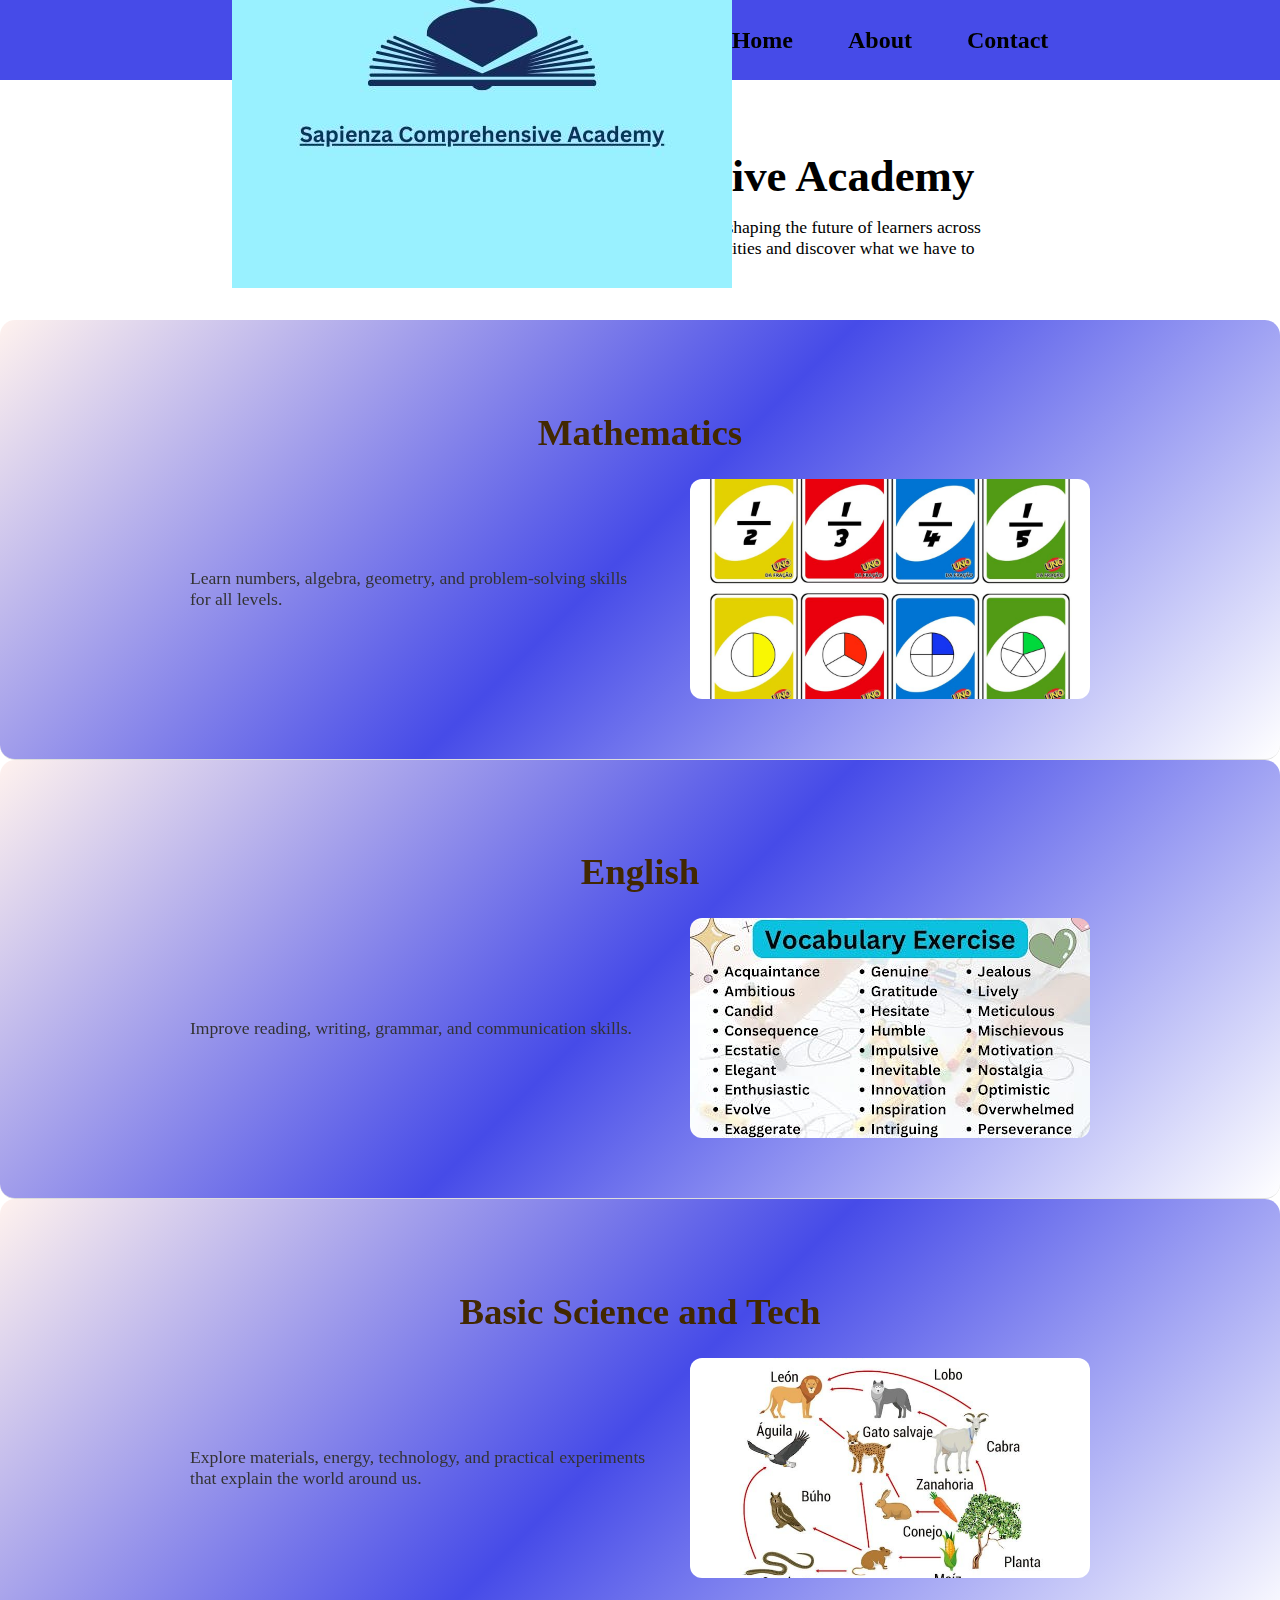
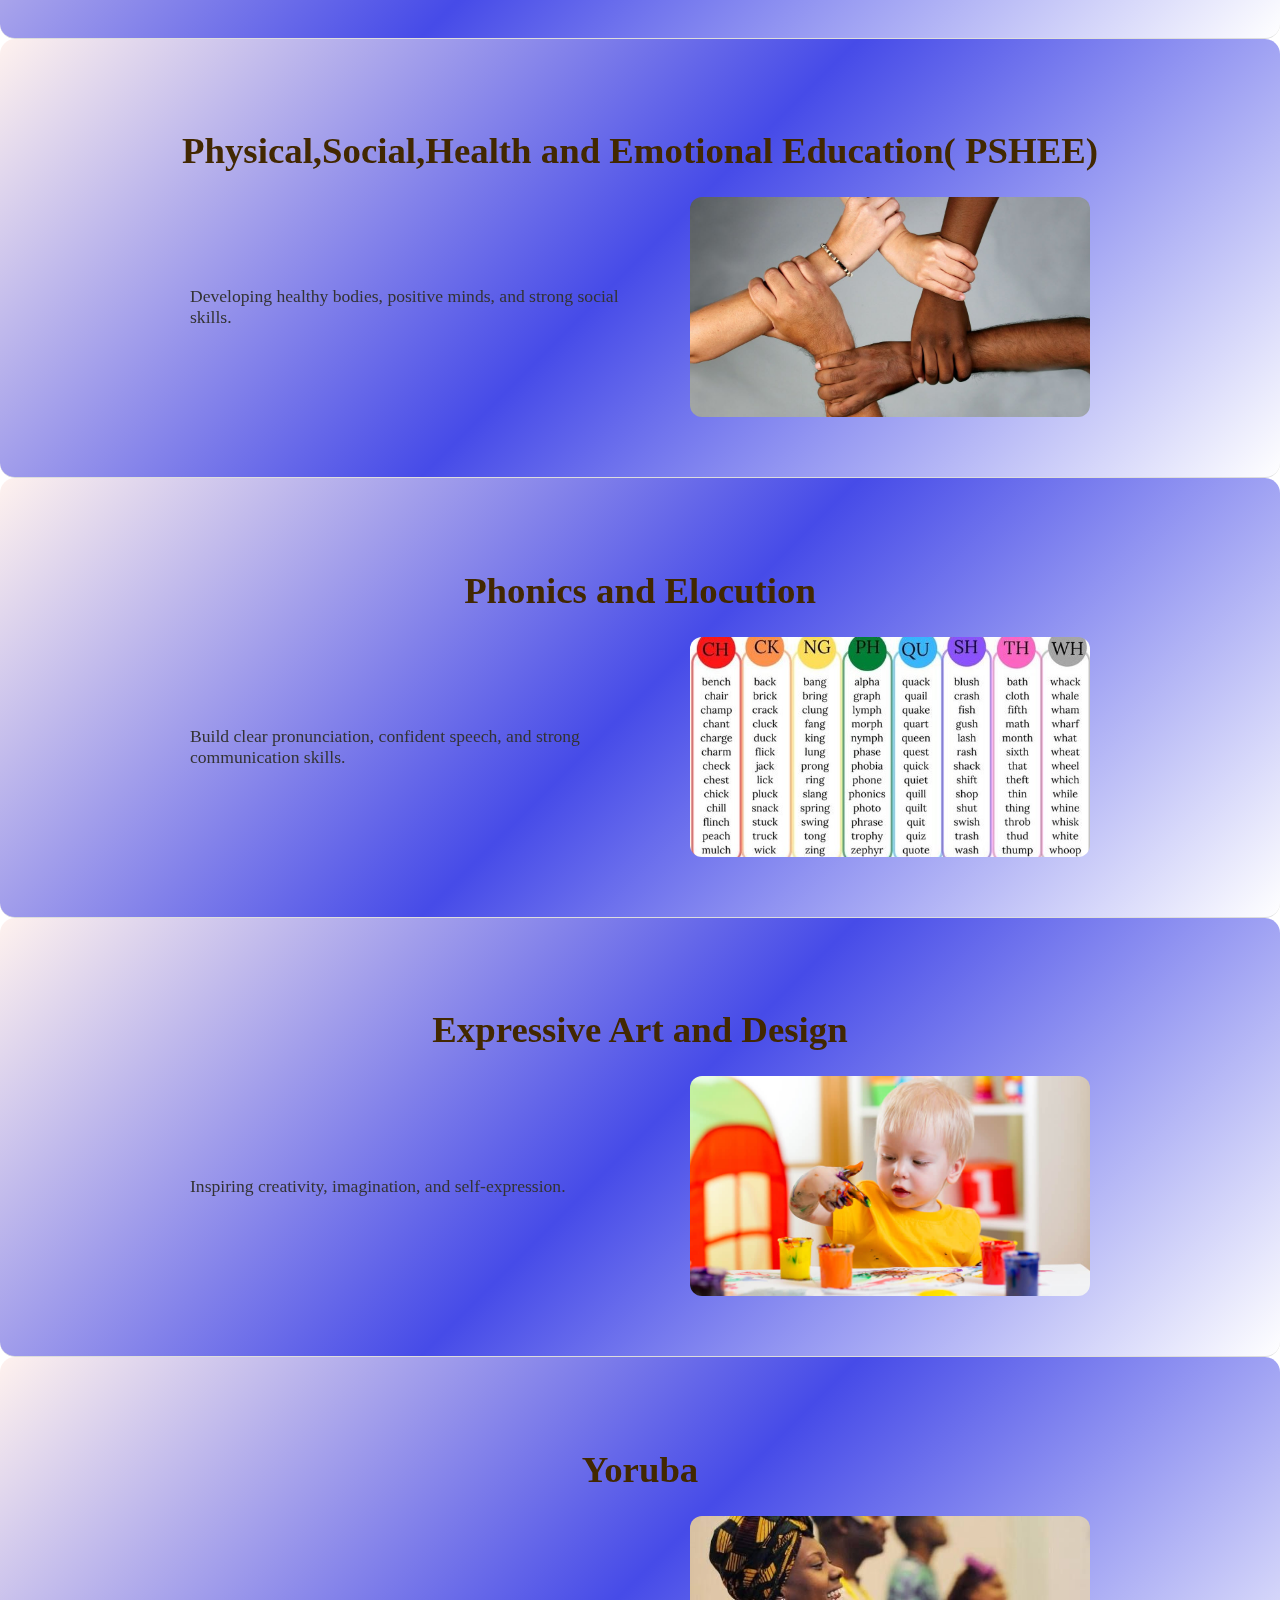
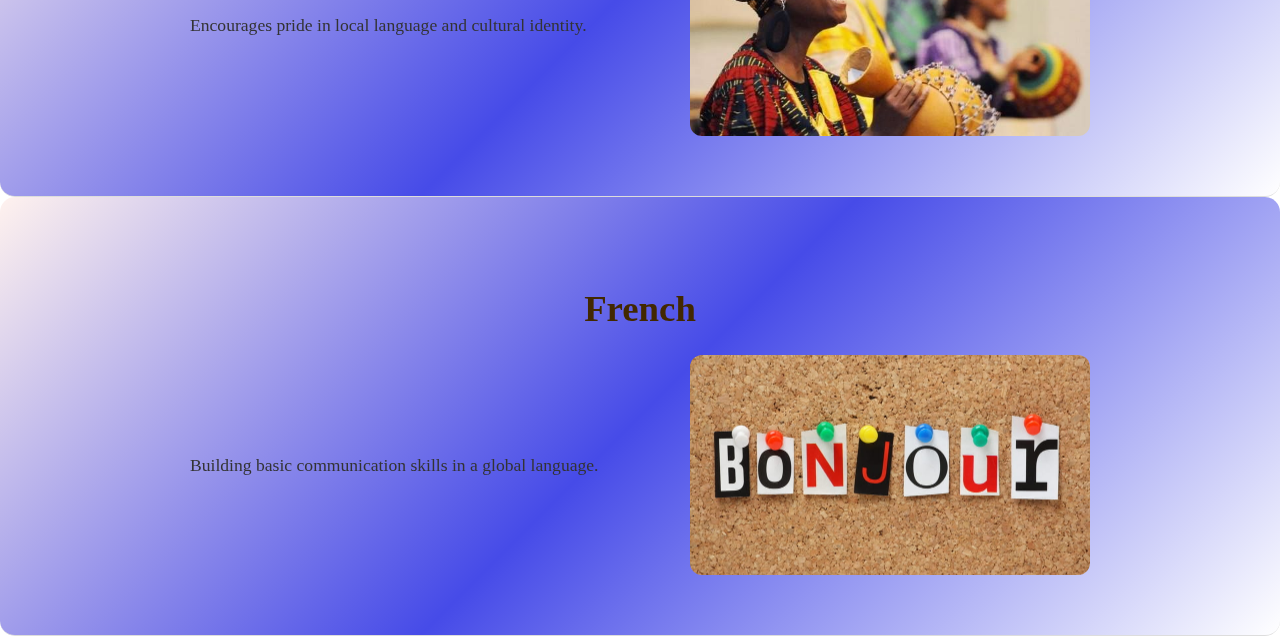
<file: index.html>
<!DOCTYPE html>
<html lang="en">

<head>
  <meta charset="UTF-8">
  <meta name="viewport" content="width=device-width, initial-scale=1.0">
  <title> Sapienza Comprehensive Academy</title>
  <link rel="stylesheet" href="style.css">
  <link rel="icon" type="image/png" href="images/logo.jpg">

</head>

<body>
  <nav class="navbar">

        <div class="logo">
            <img src="images/logo.jpg" alt="Logo">
        </div>
    <ul>
      <li><a href="#">Home</a></li>
      <li><a href="about.html">About</a></li>
      <li><a href="contact.html">Contact</a></li>
    </ul>
  </nav>

  <section class="intro">
    <h1>Sapienza Comprehensive Academy</h1>

    <p class="description">
      At Sapienza Comprehensive Academy, we are committed to shaping the future of learners across elementary,
      middle, and high school levels Explore our activities and discover what we have to offer!.
    </p>
  </section>

  <!-- MATHEMATICS SECTION -->
  <section class="subject-section">
    <h2>Mathematics</h2>

    <div class="subject-content">
      <p>Learn numbers, algebra, geometry, and problem-solving skills for all levels.</p>

      <div class="slideshow">
        <img src="images/math.jpg" class="slide active">
        <img src="images/math2.jpg" class="slide">
        <img src="images/math-3.jpg" class="slide">
        <img src="images/math-4.jpg" class="slide">
        <img src="images/math5.jpg" class="slide">
      </div>
    </div>
  </section>

  <!-- ENGLISH SECTION -->
  <section class="subject-section">
    <h2>English </h2>

    <div class="subject-content">
      <p>Improve reading, writing, grammar, and communication skills.</p>

      <div class="slideshow">
        <img src="images/english-5.jpg" class="slide active">
        <img src="images/english-4.jpg" class="slide">
        <img src="images/english-3.jpg" class="slide">
        <img src="images/english-2.jpg" class="slide">
        <img src="images/english.jpg" class="slide">
      </div>
    </div>
  </section>
  <!-- SCIENCE SECTION -->
  <section class="subject-section">
    <h2>Basic Science and Tech </h2>

    <div class="subject-content">
      <p>
        Explore materials, energy, technology, and practical experiments that explain the world around us.
      </p>

      <div class="slideshow">
        <img src="images/science-1.jpg" class="slide active">
        <img src="images/science-2.jpg" class="slide">
        <img src="images/science-3.jpg" class="slide">
        <img src="images/science-4.jpg" class="slide">
        <img src="images/science-5.jpg" class="slide">
      </div>
    </div>
  </section>

  <!-- CREATIVE SUBJECTS SECTION -->
  <section class="subject-section">
    <h2>Physical,Social,Health and Emotional Education( PSHEE)</h2>

    <div class="subject-content">
      <p> 
        Developing healthy bodies, positive minds, and strong social skills.
      </p>

      <div class="slideshow">
        <img src="images/creative.jpg" class="slide active">
        <img src="images/creative-2.jpg" class="slide">
        <img src="images/creative-3.jpg" class="slide">
        <img src="images/creative-4.jpg" class="slide">
        <img src="images/creative-5.jpg" class="slide">
      </div>
    </div>
  </section>

  <!-- RELIGIOUS STUDIES SECTION -->
  <section class="subject-section">
    <h2>
      Phonics and Elocution</h2>
    <div class="subject-content">
      <p> 
       Build clear pronunciation, confident speech, and strong communication skills.
      </p>

      <div class="slideshow">
        <img src="images/phonics.jpg" class="slide active">
        <img src="images/phonics-2.png" class="slide">
        <img src="images/phonics-5.jpg" class="slide">
        <img src="images/phonics-4.jpg" class="slide">
        <img src="images/phonics-3.jpg" class="slide">
      </div>
    </div>
  </section>

  <section class="subject-section">
    <h2>
    Expressive Art and Design</h2>
    <div class="subject-content">
      <p>  
        Inspiring creativity, imagination, and self-expression.
      </p>

      <div class="slideshow">
        <img src="images/art.jpg" class="slide active">
        <img src="images/art-2.jpg" class="slide">
        <img src="images/art-4.jpg" class="slide">
        <img src="images/art-3.jpg" class="slide">
        <img src="images/art-5.jpg" class="slide">
      </div>
    </div>
  </section>

   <section class="subject-section">
    <h2>
    Yoruba</h2>
    <div class="subject-content">
      <p> 
        Encourages pride in local language and cultural identity.
      </p>

      <div class="slideshow">
        <img src="images/yoruba.jpg" class="slide active">
        <img src="images/yoruba-2.jpg" class="slide">
        <img src="images/yoruba-3.jpg" class="slide">
        <img src="images/yoruba-4.jpg" class="slide">
        <img src="images/yoruba-5.jpg" class="slide">
      </div>
    </div>
  </section>
   

  
   <section class="subject-section">
    <h2>
    French</h2>
    <div class="subject-content">
      <p> 
       Building basic communication skills in a global language.
      </p>

      <div class="slideshow">
        <img src="images/french.jpg" class="slide active">
        <img src="images/french-1.jpg" class="slide">
        <img src="images/french-3.jpg" class="slide">
        <img src="images/french-2.jpg" class="slide">
        <img src="images/french-5.jpg" class="slide">
      </div>
    </div>
  </section>














  <script>
    document.querySelectorAll(".slideshow").forEach(slideshow => {
      const slides = slideshow.querySelectorAll(".slide");
      let index = 0;

      setInterval(() => {
        slides[index].classList.remove("active");
        index = (index + 1) % slides.length;
        slides[index].classList.add("active");
      }, 3000); // change image every 3 seconds
    });
  </script>



</body>

</html>
</file>
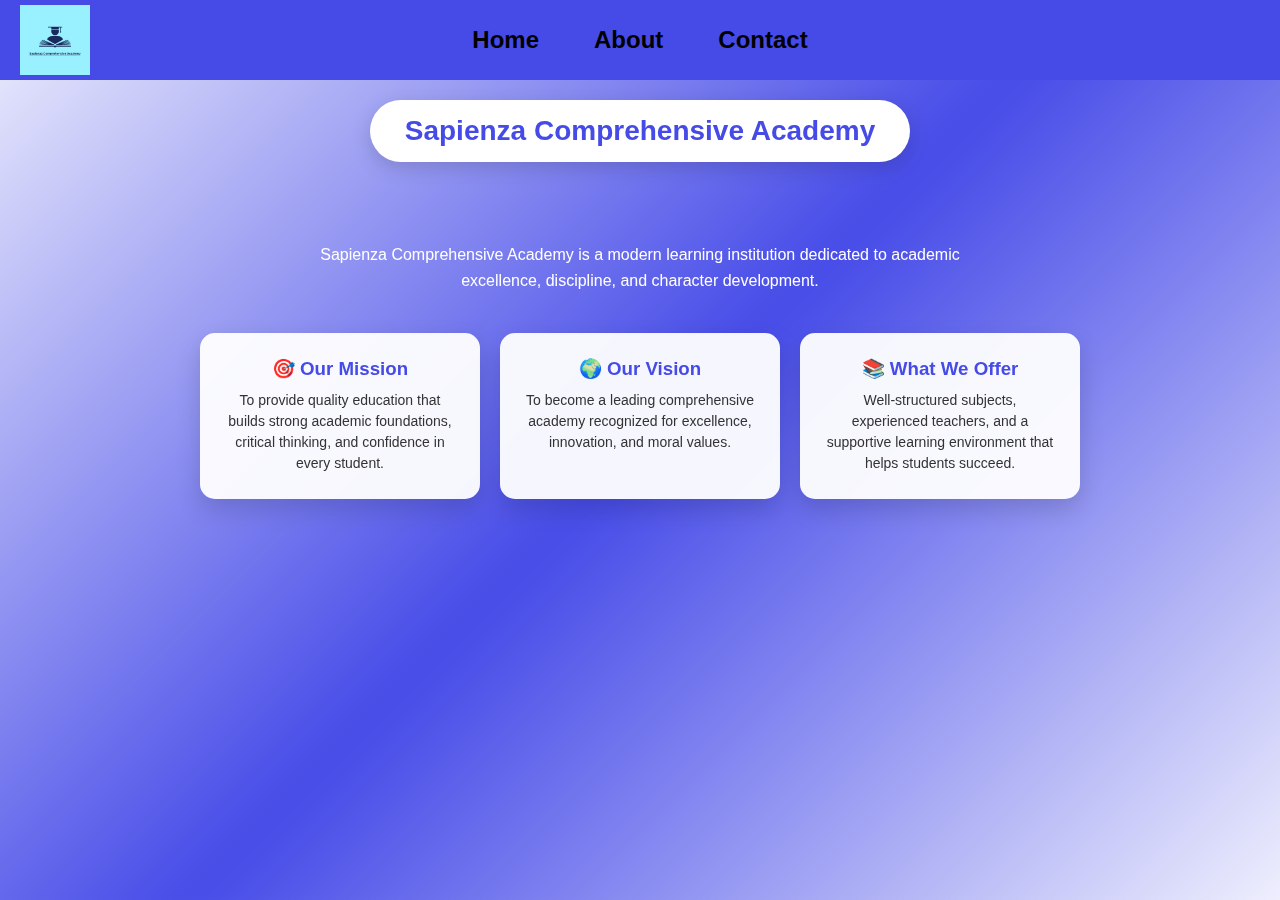
<file: about.html>
<!DOCTYPE html>
<html lang="en">
<head>
  <meta charset="UTF-8">
  <meta name="viewport" content="width=device-width, initial-scale=1.0">
  <title>Sapienza Comprehensive Academy</title>
  <link rel="stylesheet" href="about.css">
   <link rel="icon" type="image/png" href="images/logo.jpg">
</head>
<body>
       <nav class="navbar">

        <div class="logo">
            <img src="images/logo.jpg" alt="Logo">
        </div>
      <ul>
         <li><a href="index.html">Home</a></li>
         <li><a href="about.html">About</a></li>
         <li><a href="contact.html">Contact</a></li>
      </ul>
   </nav>


  <!-- BLUR BACKGROUND -->
  <div class="blur-bg"></div>

  <!-- PAGE TITLE -->
  <h1 class="page-title">Sapienza Comprehensive Academy</h1>

  <!-- CONTENT -->
  <section class="about-academy">

    <p class="about-intro">
      Sapienza Comprehensive Academy is a modern learning institution dedicated
      to academic excellence, discipline, and character development.
    </p>

    <div class="about-cards">
      <div class="card">
        <h3>🎯 Our Mission</h3>
        <p>
          To provide quality education that builds strong academic foundations,
          critical thinking, and confidence in every student.
        </p>
      </div>

      <div class="card">
        <h3>🌍 Our Vision</h3>
        <p>
          To become a leading comprehensive academy recognized for excellence,
          innovation, and moral values.
        </p>
      </div>

      <div class="card">
        <h3>📚 What We Offer</h3>
        <p>
          Well-structured subjects, experienced teachers, and a supportive
          learning environment that helps students succeed.
        </p>
      </div>
    </div>

  </section>

</body>
</html>
</file>
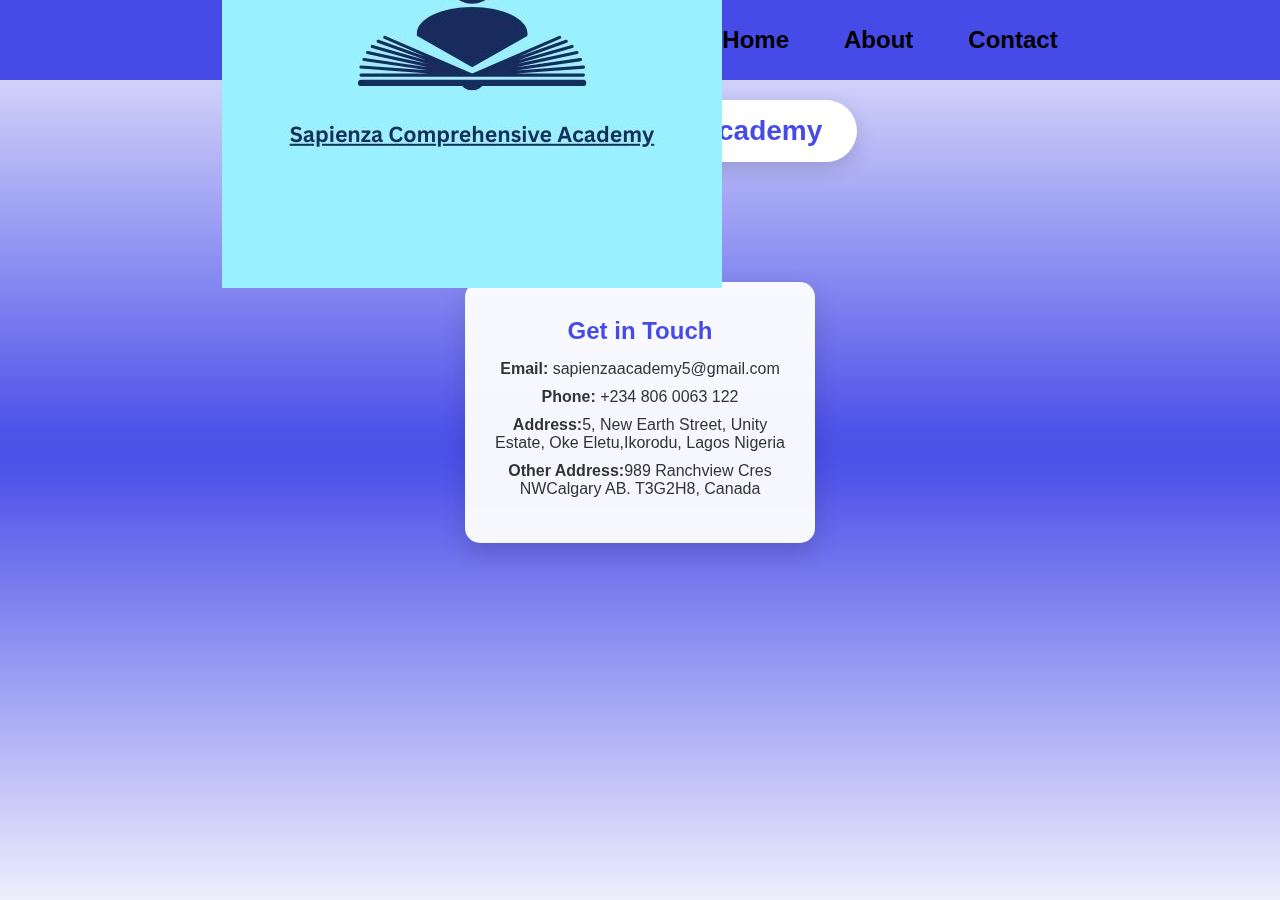
<file: contact.html>
<!DOCTYPE html>
<html lang="en">
<head>
  <meta charset="UTF-8">
  <meta name="viewport" content="width=device-width, initial-scale=1.0">
  <title>Sapienza Comprehensive Academy - Contact</title>
  <link rel="stylesheet" href="contact.css">
   <link rel="icon" type="image/png" href="images/logo.jpg">
</head>
<body>

  <!-- BLURRED BACKGROUND -->
  <div class="blur-bg"></div>

  <!-- NAVBAR -->
  <nav class="navbar">

        <div class="logo">
            <img src="images/logo.jpg" alt="Logo">
        </div>

    <ul>
      <li><a href="index.html">Home</a></li>
      <li><a href="about.html">About</a></li>
      <li><a href="contact.css">Contact</a></li>
    </ul>
  </nav>

  <!-- PAGE TITLE -->
  <h1 class="page-title">Contact Sapienza Academy</h1>

  <!-- CONTACT SECTION -->
  <section class="contact-section">
    <div class="contact-card">
      <h2>Get in Touch</h2>
      <p><strong>Email:</strong>  sapienzaacademy5@gmail.com </p>
      <p><strong>Phone:</strong> +234 806 0063 122</p>
      <p><strong>Address:</strong>5, New Earth Street, Unity Estate, Oke Eletu,Ikorodu, Lagos Nigeria</p>
       <p><strong>Other Address:</strong>989 Ranchview Cres NWCalgary AB. T3G2H8, Canada</p>
    </div>
  </section>

</body>
</html>
</file>
<file: style.css>
/* Push content below fixed navbar */
body {
  margin: 0;
  padding-top: 80px;
}
 .blur-bg {
  position: fixed;
  inset: 0;
  background: linear-gradient(
      white,   /* very light coral */
     #464be8 ,   /* soft coral */
    #ffffff    /* fade to white */
  );
  filter: blur(18px);
  transform: scale(1.1);
  z-index: -1;
}


/* NAVBAR */
.navbar {
  position: fixed;
  top: 0;
  left: 0;
  width: 100%;
  height: 80px;
  background-color:#464be8;
  z-index: 1000;

  display: flex;
  justify-content: center;
  align-items: center;
}

.navbar ul {
  list-style: none;
  display: flex;
  gap: 55px;
  margin: 0;
  padding: 0;
  font-size: 24px;
}

.navbar ul li a {
  color: black;
  text-decoration: none;
  font-weight: 600;
}

.navbar a:hover {
  color:aqua;
}

/* INTRO SECTION */
.intro {
  text-align: center;
  padding: 40px 20px;
}

.intro h1 {
  font-size: 2.8rem;
  margin-bottom: 15px;
}

.description {
  font-size: 1.1rem;
  max-width: 700px;
  margin: auto;
}
 .subject-section {
  padding: 60px 20px;

  /* Replace solid color with gradient blur */
  background: linear-gradient(
      135deg,
      #fff2ee,   /* very light coral / soft white */
      #464be8,   /* soft blue */
      #ffffff    /* fade to white */
  );
  
  backdrop-filter: blur(12px); /* subtle blur inside the section */
  -webkit-backdrop-filter: blur(12px); /* Safari support */

  border-bottom: 1px solid #ddd;
  border-radius: 15px; /* optional for softer look */
  color: #333; /* make text readable */
}

.subject-section h2 {
  text-align: center;
  font-size: 2.3rem;
  margin-bottom: 25px;
  color: #422801;
}

.subject-content {
  max-width: 900px;
  margin: auto;
  display: flex;
  gap: 40px;
  align-items: center;
  flex-wrap: wrap;
}

.subject-content p {
  flex: 1;
  font-size: 1.1rem;
}

 .slideshow {
  width: 100%;
  max-width: 400px;
  height: 220px;
  position: relative;
  overflow: hidden;
  border-radius: 12px;
}

.slideshow img {
  width: 100%;
  height: 100%;
  object-fit: cover;
  position: absolute;
  opacity: 0;
  transition: opacity 0.8s ease-in-out;
}

.slideshow img.active {
  opacity: 1;
}
@media (max-width: 480px) {
  .navbar ul {
    gap: 12px;
    font-size: 14px;
  }
}


 
/* MOBILE & TABLET */
@media (max-width: 768px) {

  /* NAVBAR */
  body {
    padding-top: 70px;
  }

  .navbar {
    height: 70px;
  }

  .navbar ul {
    gap: 20px;
    font-size: 16px;
  }

  /* INTRO */
  .intro {
    padding: 25px 15px;
  }

  .intro h1 {
    font-size: 1.9rem;
  }

  .description {
    font-size: 0.95rem;
  }

  /* SUBJECT SECTION */
  .subject-section {
    padding: 35px 15px;
  }

  .subject-section h2 {
    font-size: 1.6rem;
    margin-bottom: 15px;
  }

  /* STACK CONTENT */
  .subject-content {
    flex-direction: column;
    text-align: center;
    gap: 20px;
  }

  .subject-content p {
    font-size: 0.95rem;
  }

  /* SLIDESHOW */
  .slideshow {
    max-width: 100%;
    height: 180px;
  }

  .slideshow {
  box-shadow: 0 8px 18px rgba(0,0,0,0.15);
}

}
</file>
<file: about.css>
/* =========================
   RESET
========================= */
* {
  margin: 0;
  padding: 0;
  box-sizing: border-box;
  font-family: Arial, sans-serif;
}

/* =========================
   FULL PAGE BLURRED BACKGROUND
========================= */
.blur-bg {
  position: fixed;
  inset: 0;
  background: linear-gradient(
    135deg,
    #ffffff,
    #464be8,
    #ffffff
  );
  filter: blur(18px);
  transform: scale(1.1);
  z-index: -1;
}

/* =========================
   NAVBAR
========================= */
.navbar {
  position: fixed;
  top: 0;
  left: 0;
  width: 100%;
  height: 80px;
  background-color: #464be8;
  z-index: 1000;

  display: flex;
  justify-content: center;
  align-items: center;
}

.navbar ul {
  list-style: none;
  display: flex;
  gap: 55px;
  margin: 0;
  padding: 0;
  font-size: 24px;
}

.navbar ul li a {
  color: black;
  text-decoration: none;
  font-weight: 600;
}

.navbar a:hover {
  color: aqua;
}

/* =========================
   PAGE TITLE (H1)
========================= */
.page-title {
  position:relative;          /* FIXED ISSUE */
  top: 100px;                /* sits below navbar */
  margin: 0 auto 40px;
  width: fit-content;

  background-color: #fff;
  color: #464be8;
  padding: 15px 35px;
  border-radius: 50px;
  font-size: 28px;
  font-weight: bold;
  text-align: center;

  z-index: 10;
  box-shadow: 0 6px 20px rgba(0, 0, 0, 0.15);
}

/* =========================
   CONTENT SECTION
========================= */
.about-academy {
  position: relative;
  padding: 140px 20px 60px;  /* navbar space included */
  text-align: center;
}

/* =========================
   INTRO
========================= */
.about-intro {
  color: #fff;
  max-width: 700px;
  margin: 0 auto 40px;
  font-size: 16px;
  line-height: 1.6;
}

/* =========================
   CARDS
========================= */
.about-cards {
  display: flex;
  justify-content: center;
  gap: 20px;
  flex-wrap: wrap;
}

.card {
  background-color: rgba(255, 255, 255, 0.95);
  width: 280px;
  padding: 25px;
  border-radius: 15px;
  box-shadow: 0 10px 25px rgba(0, 0, 0, 0.15);
  transition: transform 0.3s ease;
}

.card:hover {
  transform: translateY(-8px);
}

.card h3 {
  color: #464be8;
  margin-bottom: 10px;
}

.card p {
  color: #333;
  font-size: 14px;
  line-height: 1.5;
}

/* =========================
   MOBILE
========================= */
@media (max-width: 768px) {

  .navbar {
    height: 70px;
  }

  .navbar ul {
    gap: 20px;
    font-size: 16px;
  }

  .page-title {
    top: 85px;
    font-size: 22px;
    padding: 12px 25px;
  }

  .about-academy {
    padding: 120px 15px 50px;
  }

  .about-intro {
    font-size: 14px;
  }
}

 .logo {
   position: absolute;
   left: 20px;
   display: flex;
   align-items: center;
 }

 .logo img {
   height: 70px;
   width: auto;
   object-fit: contain;
 }
</file>
<file: contact.css>
/* RESET */
* {
  margin: 0;
  padding: 0;
  box-sizing: border-box;
  font-family: Arial, sans-serif;
}

/* SPACE FOR FIXED NAVBAR */
body {
  padding-top: 80px;
}

/* FULL PAGE BLURRED BACKGROUND */
.blur-bg {
  position: fixed;
  inset: 0;
  background: linear-gradient(
      white,   /* very light coral */
     #464be8 ,   /* soft coral */
    #ffffff    /* fade to white */
  );
  filter: blur(18px);
  transform: scale(1.1);
  z-index: -1;
}

/* NAVBAR */
.navbar {
  position: fixed;
  top: 0;
  left: 0;
  width: 100%;
  height: 80px;
  background-color: #464be8;
  z-index: 1000;

  display: flex;
  justify-content: center;
  align-items: center;
}

.navbar ul {
  list-style: none;
  display: flex;
  gap: 55px;
  margin: 0;
  padding: 0;
  font-size: 24px;
}

.navbar ul li a {
  color: black;
  text-decoration: none;
  font-weight: 600;
}

.navbar a:hover {
  color: aqua;
}

/* PAGE TITLE */
 .page-title {
  position: sticky;          /* FIXED ISSUE */
  top: 100px;                /* sits below navbar */
  margin: 0 auto 40px;
  width: fit-content;

  background-color: #fff;
  color: #464be8;
  padding: 15px 35px;
  border-radius: 50px;
  font-size: 28px;
  font-weight: bold;
  text-align: center;

  z-index: 10;
  box-shadow: 0 6px 20px rgba(0, 0, 0, 0.15);
}

/* CONTACT SECTION */
.contact-section {
  padding: 100px 20px 60px;
  display: flex;
  justify-content: center;
  align-items: center;
}

.contact-card {
  background-color: rgba(255, 255, 255, 0.95); /* slight transparency */
  padding: 35px 25px;
  border-radius: 15px;
  width: 350px;
  box-shadow: 0 10px 25px rgba(0, 0, 0, 0.15);
  text-align: center;
  transition: transform 0.3s ease;
}

.contact-card:hover {
  transform: translateY(-8px);
}

.contact-card h2 {
  color: #464be8;
  margin-bottom: 15px;
}

.contact-card p {
  color: #333;
  font-size: 16px;
  margin-bottom: 10px;
}

/* MOBILE */
@media (max-width: 600px) {
  .page-title {
    font-size: 22px;
    padding: 16px;
  }

  .contact-card {
    width: 90%;
    padding: 25px;
  }

  .navbar ul {
    gap: 25px;
    font-size: 18px;
  }
}
</file>
